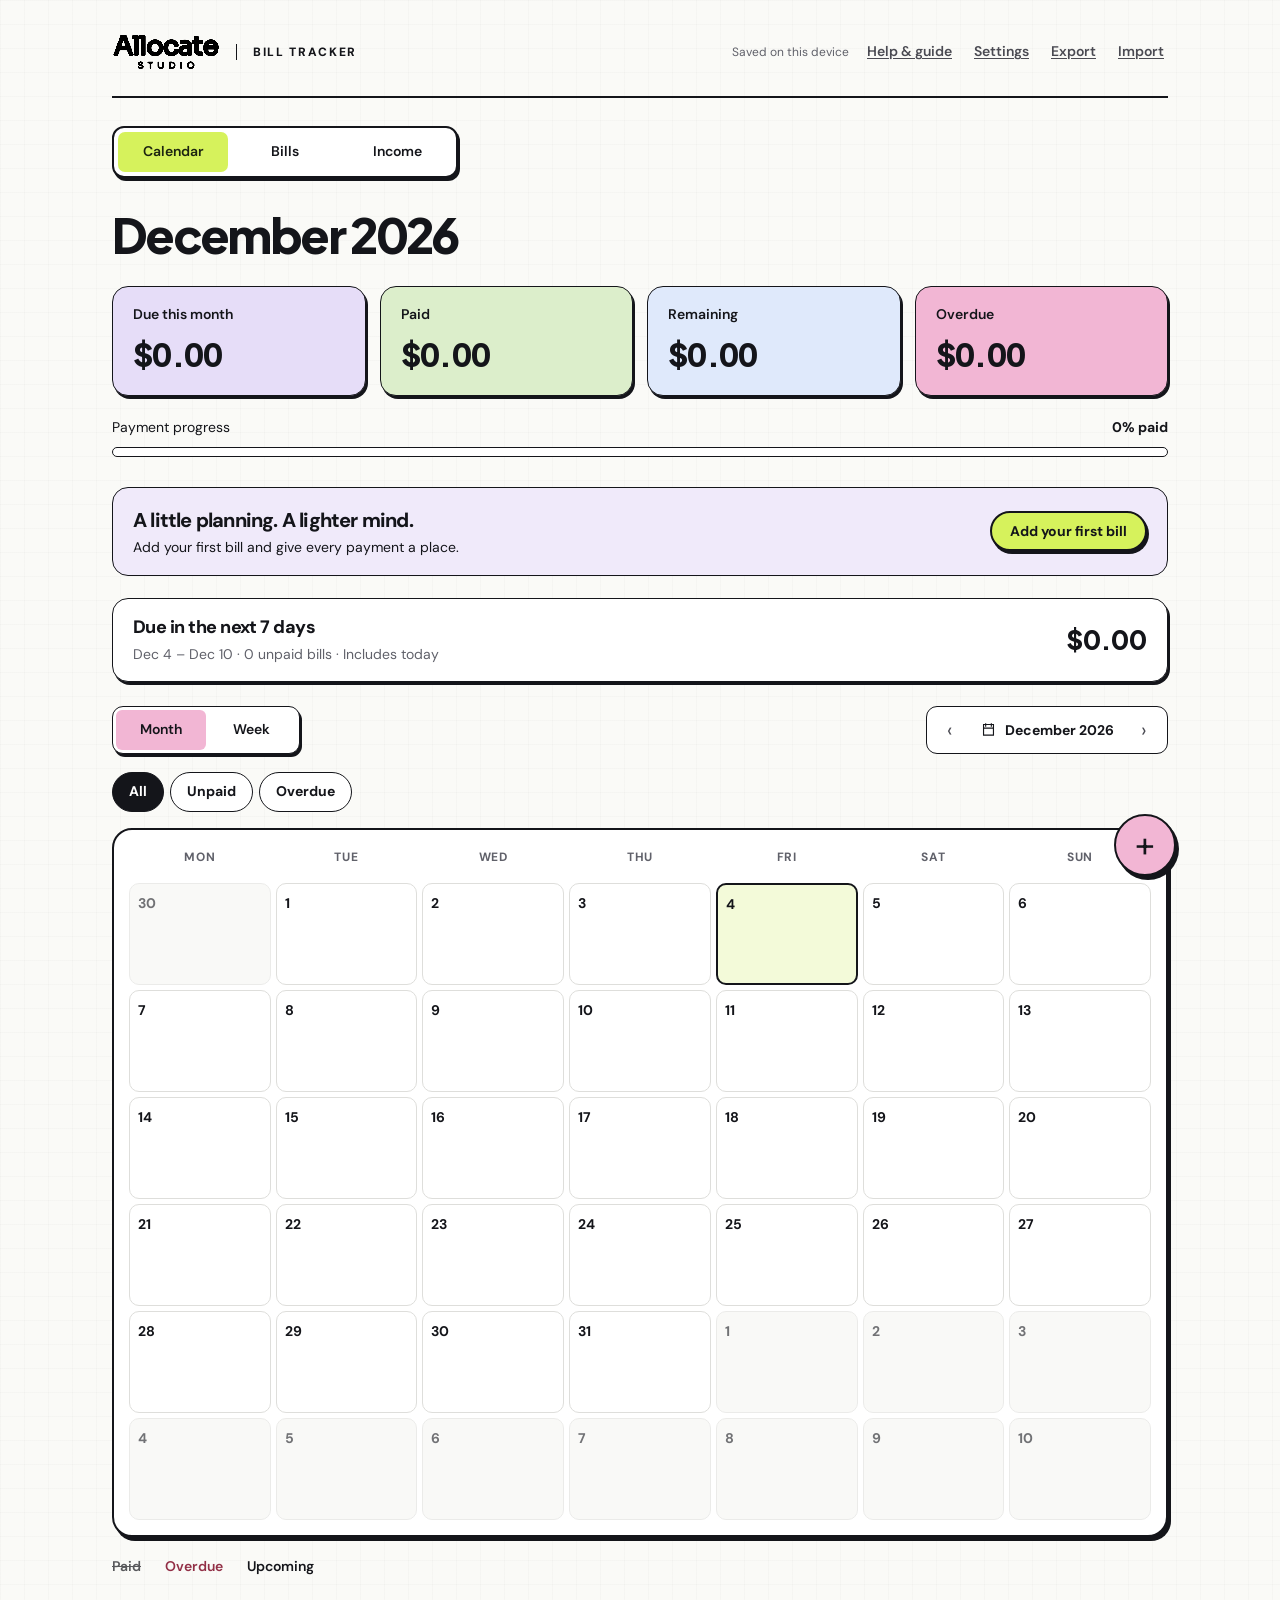
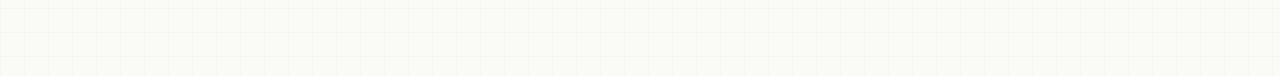
<file: index.html>
<!doctype html>
<html lang="en"><head><meta charset="UTF-8"><meta name="viewport" content="width=device-width,initial-scale=1,viewport-fit=cover"><meta name="description" content="Allocate Studio Bill Tracker. See every bill on a calendar, track what's paid, and never miss a due date."><title>Bill Tracker · Allocate Studio</title><link rel="stylesheet" href="styles.css"><link rel="icon" href="data:image/svg+xml,%3Csvg xmlns='http://www.w3.org/2000/svg' viewBox='0 0 40 40'%3E%3Crect width='40' height='40' rx='9' fill='%2314151A'/%3E%3Ctext x='11' y='29' font-size='22' font-family='Arial' fill='%23D6F25C'%3E%2A%3C/text%3E%3C/svg%3E"><meta name="theme-color" content="#14151A"><link rel="apple-touch-icon" href="assets/icon-180.png"><meta name="apple-mobile-web-app-title" content="Bill Tracker"><meta name="mobile-web-app-capable" content="yes"><link rel="manifest" href="manifest.webmanifest"></head>
<body>
<div id="app">
  <header class="topbar">
    <div class="wordmark"><span class="studio-brand" role="img" aria-label="Allocate Studio">
      <svg class="studio-brand-name" viewBox="320 692 560 193" aria-hidden="true" focusable="false"><defs><filter id="brand-paper-remove" color-interpolation-filters="sRGB"><feColorMatrix type="matrix" values="0 0 0 0 0  0 0 0 0 0  0 0 0 0 0  -3 -3 -3 0 7.5"/></filter></defs><image href="assets/allocate-studio-logo.png" width="1200" height="1200" filter="url(#brand-paper-remove)"/></svg>
    </span><small>BILL TRACKER</small></div>
    <div class="topbar-actions">
      <span id="save-state" class="save-state" role="status" aria-live="polite"></span>
      <button class="textbtn" id="btn-help" type="button" aria-pressed="false">Help &amp; guide</button>
      <button class="textbtn" id="btn-settings" type="button">Settings</button>
      <button class="textbtn" id="btn-export" type="button">Export</button>
      <button class="textbtn" id="btn-import" type="button">Import</button>
    </div>
  </header>

  <nav class="screen-switch" id="screen-switch" aria-label="Screens">
    <button class="switch-pill" data-screen="calendar" type="button"><svg class="tab-icon" viewBox="0 0 24 24" aria-hidden="true" focusable="false"><path d="M8 2v3"/><path d="M16 2v3"/><rect x="3" y="3" width="18" height="18" rx="2"/><path d="M3 9h18"/><path d="M8 13h.01"/><path d="M12 13h.01"/><path d="M16 13h.01"/><path d="M8 17h.01"/><path d="M12 17h.01"/><path d="M16 17h.01"/></svg><span class="tab-label">Calendar</span></button>
    <button class="switch-pill" data-screen="bills" type="button"><svg class="tab-icon" viewBox="0 0 24 24" aria-hidden="true" focusable="false"><path d="M13 16H8"/><path d="M14 8H8"/><path d="M16 12H8"/><path d="M4 3a1 1 0 0 1 1-1 1.3 1.3 0 0 1 .7.2l.933.6a1.3 1.3 0 0 0 1.4 0l.934-.6a1.3 1.3 0 0 1 1.4 0l.933.6a1.3 1.3 0 0 0 1.4 0l.933-.6a1.3 1.3 0 0 1 1.4 0l.934.6a1.3 1.3 0 0 0 1.4 0l.933-.6A1.3 1.3 0 0 1 19 2a1 1 0 0 1 1 1v18a1 1 0 0 1-1 1 1.3 1.3 0 0 1-.7-.2l-.933-.6a1.3 1.3 0 0 0-1.4 0l-.934.6a1.3 1.3 0 0 1-1.4 0l-.933-.6a1.3 1.3 0 0 0-1.4 0l-.933.6a1.3 1.3 0 0 1-1.4 0l-.934-.6a1.3 1.3 0 0 0-1.4 0l-.933.6a1.3 1.3 0 0 1-.7.2 1 1 0 0 1-1-1z"/></svg><span class="tab-label">Bills</span></button>
    <button class="switch-pill" data-screen="income" type="button"><svg class="tab-icon" viewBox="0 0 24 24" aria-hidden="true" focusable="false"><path d="M16 7h6v6"/><path d="m22 7-8.5 8.5-5-5L2 17"/></svg><span class="tab-label">Income</span></button>
    <button class="switch-pill" id="tab-settings-btn" type="button"><svg class="tab-icon" viewBox="0 0 24 24" aria-hidden="true" focusable="false"><path d="M9.671 4.136a2.34 2.34 0 0 1 4.659 0 2.34 2.34 0 0 0 3.319 1.915 2.34 2.34 0 0 1 2.33 4.033 2.34 2.34 0 0 0 0 3.831 2.34 2.34 0 0 1-2.33 4.033 2.34 2.34 0 0 0-3.319 1.915 2.34 2.34 0 0 1-4.659 0 2.34 2.34 0 0 0-3.32-1.915 2.34 2.34 0 0 1-2.33-4.033 2.34 2.34 0 0 0 0-3.831A2.34 2.34 0 0 1 6.35 6.051a2.34 2.34 0 0 0 3.319-1.915"/><circle cx="12" cy="12" r="3"/></svg><span class="tab-label">Settings</span></button>
  </nav>

  <main id="main" tabindex="-1"></main>

  <button id="fab-add" class="fab" type="button" aria-label="Add a bill or income">+</button>
</div>

<dialog id="bill-dialog">
  <form id="bill-form">
    <div class="dialog-head">
      <h2 id="bill-dialog-title">Add a bill</h2>
      <button type="button" class="icon-btn" id="bill-dialog-close" aria-label="Close">&times;</button>
    </div>
    <input type="hidden" id="bill-id">
    <div id="edit-scope-field" hidden><label class="scope-label">Apply changes to<select id="edit-scope"><option value="one">Only this payment</option><option value="following">This and following payments</option></select></label><p id="edit-scope-note" class="settings-note"></p></div>
    <div class="form-grid">
      <label><span id="entry-name-label">Bill name</span><input type="text" id="bill-name" required placeholder="Rent / Mortgage" maxlength="60"></label>
      <label id="category-field">Category<select id="bill-category" required><option>Income</option><option>Bills</option><option>Subscriptions</option><option>Debt</option><option>Other</option></select></label>
      <label>Amount<input type="text" inputmode="decimal" pattern="[0-9]*[.,]?[0-9]*" id="bill-amount" required placeholder="0.00"></label>
      <label>Frequency
        <select id="bill-frequency">
          <option value="Monthly">Monthly</option>
          <option value="Weekly">Weekly</option>
          <option value="Every 2 Weeks">Every 2 Weeks</option>
          <option value="Every 4 Weeks">Every 4 Weeks</option>
          <option value="Every 2 Months">Every 2 Months</option>
          <option value="Every 3 Months">Every 3 Months</option>
          <option value="Every 6 Months">Every 6 Months</option>
          <option value="Yearly">Yearly</option>
          <option value="One-Time">One-Time</option>
        </select>
      </label>
      <label><span id="entry-first-label">First due date</span><input type="date" id="bill-first-date" required></label>
    <label><span id="entry-last-label">Last due date</span><input type="date" id="bill-last-date" aria-describedby="last-date-hint"><span class="field-hint muted" id="last-date-hint">Optional</span></label></div>
    <p class="form-error" id="bill-form-error" role="alert"></p>
    <div class="dialog-actions">
      <button type="button" class="btn ghost" id="bill-archive" hidden>Archive bill</button>
      <button type="button" class="btn danger ghost" id="bill-delete" hidden>Delete bill</button>
      <span class="spacer"></span>
      <button type="button" class="btn ghost" id="bill-cancel">Cancel</button>
      <button type="submit" id="entry-save" class="btn primary">Save bill</button>
    </div>
  </form>
</dialog>

<dialog id="day-dialog">
  <div class="dialog-head">
    <h2 id="day-dialog-title">Bills due</h2>
    <button type="button" class="icon-btn" id="day-dialog-close" aria-label="Close">&times;</button>
  </div>
  <div id="day-dialog-body"></div>
  <div class="dialog-actions">
    <span class="spacer"></span>
    <button type="button" class="btn ghost" id="day-dialog-done">Done</button>
  </div>
</dialog>

<dialog id="income-dialog"><div class="dialog-head"><h2 id="income-dialog-title">Payday</h2><button class="icon-btn" type="button" onclick="closeDialog('#income-dialog')" aria-label="Close income">×</button></div><div id="income-dialog-body"></div></dialog>
<dialog id="payment-dialog"><form id="payment-form"><div class="dialog-head"><h2>Adjust this payment</h2><button type="button" class="icon-btn" onclick="closeDialog('#payment-dialog')" aria-label="Close payment">×</button></div><input type="hidden" id="payment-id"><div class="form-grid"><label>Due date<input type="date" id="payment-date" required min="1900-01-01" max="2199-12-31"></label><label>Amount<input type="text" inputmode="decimal" pattern="[0-9]*[.,]?[0-9]*" id="payment-amount" required></label></div><p class="settings-note">Only this payment changes. The recurring bill keeps its original schedule.</p><div class="dialog-actions"><button class="btn primary" type="submit">Save payment</button></div></form></dialog>
<dialog id="settings-dialog"><form id="settings-form"><div class="dialog-head"><h2>Make it yours</h2><button type="button" class="icon-btn" onclick="closeDialog('#settings-dialog')" aria-label="Close settings">×</button></div><section class="settings-group"><h3>Preferences</h3><div class="form-grid"><label>Currency<select id="currency" required><option value="$">USD — US dollar ($)</option><option value="€">EUR — Euro (€)</option><option value="£">GBP — British pound (£)</option><option value="CA$">CAD — Canadian dollar (CA$)</option><option value="A$">AUD — Australian dollar (A$)</option><option value="NZ$">NZD — New Zealand dollar (NZ$)</option><option value="CHF">CHF — Swiss franc</option><option value="¥">JPY — Japanese yen (¥)</option><option value="CN¥">CNY — Chinese yuan (CN¥)</option><option value="₹">INR — Indian rupee (₹)</option><option value="₽">RUB — Russian ruble (₽)</option><option value="₴">UAH — Ukrainian hryvnia (₴)</option><option value="zł">PLN — Polish złoty (zł)</option><option value="R$">BRL — Brazilian real (R$)</option><option value="MX$">MXN — Mexican peso (MX$)</option><option value="S$">SGD — Singapore dollar (S$)</option><option value="HK$">HKD — Hong Kong dollar (HK$)</option><option value="AED">AED — UAE dirham</option><option value="₩">KRW — South Korean won (₩)</option><option value="₺">TRY — Turkish lira (₺)</option><option value="custom">Other — custom symbol</option></select></label><label>Week starts on<select id="week-start"><option>Monday</option><option>Sunday</option></select></label></div><label id="custom-currency-field" class="custom-currency-field" hidden>Custom currency symbol<input id="currency-custom" maxlength="8" disabled placeholder="e.g. kr"></label></section><section class="category-settings settings-group"><h3>Categories</h3><p>Make them yours. Rename categories or add an expense category. Income stays one category.</p><div id="category-settings-list"></div><button type="button" class="btn" id="add-category">+ Add category</button><p class="category-settings-hint">New names and colours apply to all linked entries, including history.</p></section><p id="settings-error" class="form-error" role="alert"></p><section class="settings-group"><h3>Your data</h3><p class="settings-note">Your bills are saved in this browser. Export a backup to keep a separate copy or move to another device.</p><div id="recovery-list"></div><p class="settings-note">Want to see a calendar already filled in? <a href="demo.html">Open the demo</a> — it has its own saved data, separate from your calendar.</p></section><div class="dialog-actions"><button class="btn primary" type="submit">Save settings</button></div></form></dialog>
<dialog id="tab-menu-dialog"><div class="dialog-head"><h2>Menu</h2><button type="button" class="icon-btn" id="tab-menu-close" aria-label="Close menu">×</button></div><div class="tab-menu-list"><button type="button" class="tab-menu-item" id="tab-menu-help">Help &amp; guide</button><button type="button" class="tab-menu-item" id="tab-menu-settings">Settings</button><button type="button" class="tab-menu-item" id="tab-menu-export">Export</button><button type="button" class="tab-menu-item" id="tab-menu-import">Import</button></div></dialog>
<div id="toast" role="status" aria-live="polite"></div>
<input type="file" id="import-file" accept="application/json,.json" hidden>
<script src="engine.js"></script>
<script src="app.js"></script>
<script src="month-picker.js"></script>
<script src="calendar.js"></script>
<script src="guide.js"></script>
<script src="forms.js"></script>
</body></html>
</file>
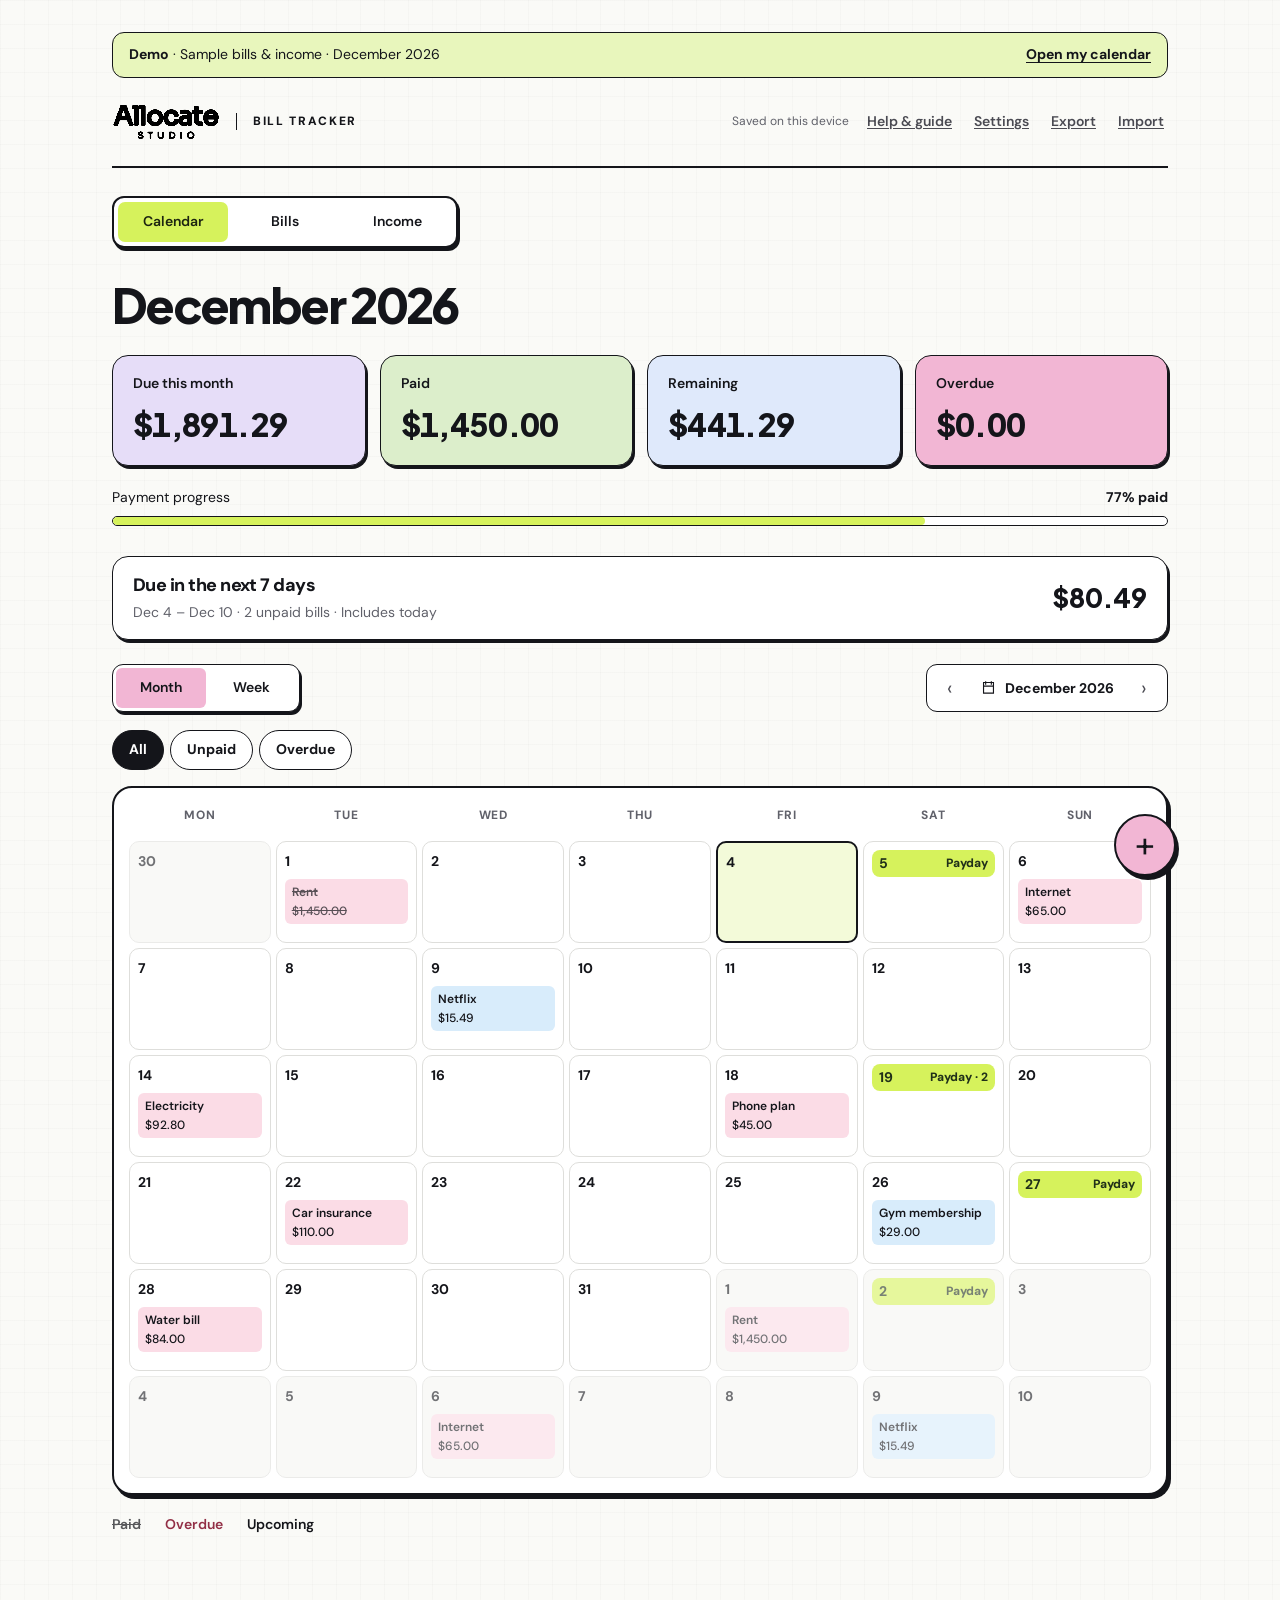
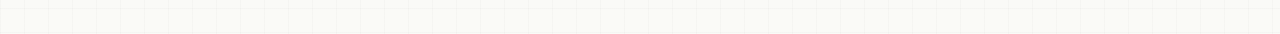
<file: demo.html>
<!doctype html>
<html lang="en"><head><meta charset="UTF-8"><meta name="viewport" content="width=device-width,initial-scale=1,viewport-fit=cover"><meta name="description" content="Allocate Studio Bill Tracker. See every bill on a calendar, track what's paid, and never miss a due date."><title>Demo · Bill Tracker · Allocate Studio</title><link rel="stylesheet" href="styles.css"><link rel="icon" href="data:image/svg+xml,%3Csvg xmlns='http://www.w3.org/2000/svg' viewBox='0 0 40 40'%3E%3Crect width='40' height='40' rx='9' fill='%2314151A'/%3E%3Ctext x='11' y='29' font-size='22' font-family='Arial' fill='%23D6F25C'%3E%2A%3C/text%3E%3C/svg%3E"><meta name="theme-color" content="#14151A"><link rel="apple-touch-icon" href="assets/icon-180.png"></head>
<body>
<div id="app"><aside class="demo-banner"><span><strong>Demo</strong> · Sample bills &amp; income · <span id="demo-month"></span></span><a href="index.html">Open my calendar</a></aside>
  <header class="topbar">
    <div class="wordmark"><span class="studio-brand" role="img" aria-label="Allocate Studio">
      <svg class="studio-brand-name" viewBox="320 692 560 193" aria-hidden="true" focusable="false"><defs><filter id="brand-paper-remove" color-interpolation-filters="sRGB"><feColorMatrix type="matrix" values="0 0 0 0 0  0 0 0 0 0  0 0 0 0 0  -3 -3 -3 0 7.5"/></filter></defs><image href="assets/allocate-studio-logo.png" width="1200" height="1200" filter="url(#brand-paper-remove)"/></svg>
    </span><small>BILL TRACKER</small></div>
    <div class="topbar-actions">
      <span id="save-state" class="save-state" role="status" aria-live="polite"></span>
      <button class="textbtn" id="btn-help" type="button" aria-pressed="false">Help &amp; guide</button>
      <button class="textbtn" id="btn-settings" type="button">Settings</button>
      <button class="textbtn" id="btn-export" type="button">Export</button>
      <button class="textbtn" id="btn-import" type="button">Import</button>
    </div>
  </header>

  <nav class="screen-switch" id="screen-switch" aria-label="Screens">
    <button class="switch-pill" data-screen="calendar" type="button"><svg class="tab-icon" viewBox="0 0 24 24" aria-hidden="true" focusable="false"><path d="M8 2v3"/><path d="M16 2v3"/><rect x="3" y="3" width="18" height="18" rx="2"/><path d="M3 9h18"/><path d="M8 13h.01"/><path d="M12 13h.01"/><path d="M16 13h.01"/><path d="M8 17h.01"/><path d="M12 17h.01"/><path d="M16 17h.01"/></svg><span class="tab-label">Calendar</span></button>
    <button class="switch-pill" data-screen="bills" type="button"><svg class="tab-icon" viewBox="0 0 24 24" aria-hidden="true" focusable="false"><path d="M13 16H8"/><path d="M14 8H8"/><path d="M16 12H8"/><path d="M4 3a1 1 0 0 1 1-1 1.3 1.3 0 0 1 .7.2l.933.6a1.3 1.3 0 0 0 1.4 0l.934-.6a1.3 1.3 0 0 1 1.4 0l.933.6a1.3 1.3 0 0 0 1.4 0l.933-.6a1.3 1.3 0 0 1 1.4 0l.934.6a1.3 1.3 0 0 0 1.4 0l.933-.6A1.3 1.3 0 0 1 19 2a1 1 0 0 1 1 1v18a1 1 0 0 1-1 1 1.3 1.3 0 0 1-.7-.2l-.933-.6a1.3 1.3 0 0 0-1.4 0l-.934.6a1.3 1.3 0 0 1-1.4 0l-.933-.6a1.3 1.3 0 0 0-1.4 0l-.933.6a1.3 1.3 0 0 1-1.4 0l-.934-.6a1.3 1.3 0 0 0-1.4 0l-.933.6a1.3 1.3 0 0 1-.7.2 1 1 0 0 1-1-1z"/></svg><span class="tab-label">Bills</span></button>
    <button class="switch-pill" data-screen="income" type="button"><svg class="tab-icon" viewBox="0 0 24 24" aria-hidden="true" focusable="false"><path d="M16 7h6v6"/><path d="m22 7-8.5 8.5-5-5L2 17"/></svg><span class="tab-label">Income</span></button>
    <button class="switch-pill" id="tab-settings-btn" type="button"><svg class="tab-icon" viewBox="0 0 24 24" aria-hidden="true" focusable="false"><path d="M9.671 4.136a2.34 2.34 0 0 1 4.659 0 2.34 2.34 0 0 0 3.319 1.915 2.34 2.34 0 0 1 2.33 4.033 2.34 2.34 0 0 0 0 3.831 2.34 2.34 0 0 1-2.33 4.033 2.34 2.34 0 0 0-3.319 1.915 2.34 2.34 0 0 1-4.659 0 2.34 2.34 0 0 0-3.32-1.915 2.34 2.34 0 0 1-2.33-4.033 2.34 2.34 0 0 0 0-3.831A2.34 2.34 0 0 1 6.35 6.051a2.34 2.34 0 0 0 3.319-1.915"/><circle cx="12" cy="12" r="3"/></svg><span class="tab-label">Settings</span></button>
  </nav>

  <main id="main" tabindex="-1"></main>

  <button id="fab-add" class="fab" type="button" aria-label="Add a bill or income">+</button>
</div>

<dialog id="bill-dialog">
  <form id="bill-form">
    <div class="dialog-head">
      <h2 id="bill-dialog-title">Add a bill</h2>
      <button type="button" class="icon-btn" id="bill-dialog-close" aria-label="Close">&times;</button>
    </div>
    <input type="hidden" id="bill-id">
    <div id="edit-scope-field" hidden><label class="scope-label">Apply changes to<select id="edit-scope"><option value="one">Only this payment</option><option value="following">This and following payments</option></select></label><p id="edit-scope-note" class="settings-note"></p></div>
    <div class="form-grid">
      <label><span id="entry-name-label">Bill name</span><input type="text" id="bill-name" required placeholder="Rent / Mortgage" maxlength="60"></label>
      <label id="category-field">Category<select id="bill-category" required><option>Income</option><option>Bills</option><option>Subscriptions</option><option>Debt</option><option>Other</option></select></label>
      <label>Amount<input type="text" inputmode="decimal" pattern="[0-9]*[.,]?[0-9]*" id="bill-amount" required placeholder="0.00"></label>
      <label>Frequency
        <select id="bill-frequency">
          <option value="Monthly">Monthly</option>
          <option value="Weekly">Weekly</option>
          <option value="Every 2 Weeks">Every 2 Weeks</option>
          <option value="Every 4 Weeks">Every 4 Weeks</option>
          <option value="Every 2 Months">Every 2 Months</option>
          <option value="Every 3 Months">Every 3 Months</option>
          <option value="Every 6 Months">Every 6 Months</option>
          <option value="Yearly">Yearly</option>
          <option value="One-Time">One-Time</option>
        </select>
      </label>
      <label><span id="entry-first-label">First due date</span><input type="date" id="bill-first-date" required></label>
    <label><span id="entry-last-label">Last due date</span><input type="date" id="bill-last-date" aria-describedby="last-date-hint"><span class="field-hint muted" id="last-date-hint">Optional</span></label></div>
    <p class="form-error" id="bill-form-error" role="alert"></p>
    <div class="dialog-actions">
      <button type="button" class="btn ghost" id="bill-archive" hidden>Archive bill</button>
      <button type="button" class="btn danger ghost" id="bill-delete" hidden>Delete bill</button>
      <span class="spacer"></span>
      <button type="button" class="btn ghost" id="bill-cancel">Cancel</button>
      <button type="submit" id="entry-save" class="btn primary">Save bill</button>
    </div>
  </form>
</dialog>

<dialog id="day-dialog">
  <div class="dialog-head">
    <h2 id="day-dialog-title">Bills due</h2>
    <button type="button" class="icon-btn" id="day-dialog-close" aria-label="Close">&times;</button>
  </div>
  <div id="day-dialog-body"></div>
  <div class="dialog-actions">
    <span class="spacer"></span>
    <button type="button" class="btn ghost" id="day-dialog-done">Done</button>
  </div>
</dialog>

<dialog id="income-dialog"><div class="dialog-head"><h2 id="income-dialog-title">Payday</h2><button class="icon-btn" type="button" onclick="closeDialog('#income-dialog')" aria-label="Close income">×</button></div><div id="income-dialog-body"></div></dialog>
<dialog id="payment-dialog"><form id="payment-form"><div class="dialog-head"><h2>Adjust this payment</h2><button type="button" class="icon-btn" onclick="closeDialog('#payment-dialog')" aria-label="Close payment">×</button></div><input type="hidden" id="payment-id"><div class="form-grid"><label>Due date<input type="date" id="payment-date" required min="1900-01-01" max="2199-12-31"></label><label>Amount<input type="text" inputmode="decimal" pattern="[0-9]*[.,]?[0-9]*" id="payment-amount" required></label></div><p class="settings-note">Only this payment changes. The recurring bill keeps its original schedule.</p><div class="dialog-actions"><button class="btn primary" type="submit">Save payment</button></div></form></dialog>
<dialog id="settings-dialog"><form id="settings-form"><div class="dialog-head"><h2>Make it yours</h2><button type="button" class="icon-btn" onclick="closeDialog('#settings-dialog')" aria-label="Close settings">×</button></div><section class="settings-group"><h3>Preferences</h3><div class="form-grid"><label>Currency<select id="currency" required><option value="$">USD — US dollar ($)</option><option value="€">EUR — Euro (€)</option><option value="£">GBP — British pound (£)</option><option value="CA$">CAD — Canadian dollar (CA$)</option><option value="A$">AUD — Australian dollar (A$)</option><option value="NZ$">NZD — New Zealand dollar (NZ$)</option><option value="CHF">CHF — Swiss franc</option><option value="¥">JPY — Japanese yen (¥)</option><option value="CN¥">CNY — Chinese yuan (CN¥)</option><option value="₹">INR — Indian rupee (₹)</option><option value="₽">RUB — Russian ruble (₽)</option><option value="₴">UAH — Ukrainian hryvnia (₴)</option><option value="zł">PLN — Polish złoty (zł)</option><option value="R$">BRL — Brazilian real (R$)</option><option value="MX$">MXN — Mexican peso (MX$)</option><option value="S$">SGD — Singapore dollar (S$)</option><option value="HK$">HKD — Hong Kong dollar (HK$)</option><option value="AED">AED — UAE dirham</option><option value="₩">KRW — South Korean won (₩)</option><option value="₺">TRY — Turkish lira (₺)</option><option value="custom">Other — custom symbol</option></select></label><label>Week starts on<select id="week-start"><option>Monday</option><option>Sunday</option></select></label></div><label id="custom-currency-field" class="custom-currency-field" hidden>Custom currency symbol<input id="currency-custom" maxlength="8" disabled placeholder="e.g. kr"></label></section><section class="category-settings settings-group"><h3>Categories</h3><p>Make them yours. Rename categories or add an expense category. Income stays one category.</p><div id="category-settings-list"></div><button type="button" class="btn" id="add-category">+ Add category</button><p class="category-settings-hint">New names and colours apply to all linked entries, including history.</p></section><p id="settings-error" class="form-error" role="alert"></p><section class="settings-group"><h3>Your data</h3><p class="settings-note">Your bills are saved in this browser. Export a backup to keep a separate copy or move to another device.</p><div id="recovery-list"></div></section><div class="dialog-actions"><button class="btn primary" type="submit">Save settings</button></div></form></dialog>
<dialog id="tab-menu-dialog"><div class="dialog-head"><h2>Menu</h2><button type="button" class="icon-btn" id="tab-menu-close" aria-label="Close menu">×</button></div><div class="tab-menu-list"><button type="button" class="tab-menu-item" id="tab-menu-help">Help &amp; guide</button><button type="button" class="tab-menu-item" id="tab-menu-settings">Settings</button><button type="button" class="tab-menu-item" id="tab-menu-export">Export</button><button type="button" class="tab-menu-item" id="tab-menu-import">Import</button></div></dialog>
<div id="toast" role="status" aria-live="polite"></div>
<input type="file" id="import-file" accept="application/json,.json" hidden>
<script src="engine.js"></script>
<script src="demo.js"></script>
<script src="app.js"></script>
<script src="month-picker.js"></script>
<script src="calendar.js"></script>
<script src="guide.js"></script>
<script src="forms.js"></script>
<script>document.getElementById("demo-month").textContent=new Date().toLocaleDateString("en-US",{month:"long",year:"numeric"});</script>
</body></html>
</file>
<file: styles.css>
/* Bundled fonts: offline, SIL OFL licenses in assets/fonts. */
@font-face{font-family:'Plus Jakarta Sans';src:url('assets/fonts/PlusJakartaSans-700.woff2') format('woff2');font-style:normal;font-weight:700;font-display:swap}
@font-face{font-family:'Plus Jakarta Sans';src:url('assets/fonts/PlusJakartaSans-800.woff2') format('woff2');font-style:normal;font-weight:800;font-display:swap}
@font-face{font-family:'DM Sans';src:url('assets/fonts/DM-Sans.ttf') format('truetype');font-style:normal;font-weight:100 1000;font-display:swap}

:root{
  --ink:#14151A;--ink-soft:#4A4A52;--muted:#8E8B7E;
  --bg:#FBF9F4;--card:#FFFFFF;--line:#ECE7DA;
  --accent:#D6F25C;--accent-ink:#1C2410;
  --mint:#D8F3DE;--mint-ink:#2F7D4C;
  --sky:#D8ECFB;--sky-ink:#2A6CA8;
  --blush:#FBDCE6;--blush-ink:#B23A66;
  --butter:#FCEFC0;--butter-ink:#8A6D12;
  --shadow:0 2px 6px rgba(20,21,26,.05),0 14px 28px rgba(20,21,26,.06);
  --radius-lg:22px;--radius-md:16px;--radius-sm:10px;
  font-size:16px;color-scheme:light;
}
*{box-sizing:border-box}
body{margin:0;background:var(--bg);color:var(--ink);font-family:'DM Sans',Arial,sans-serif;line-height:1.4}
button,input,select,textarea{font:inherit}
button{cursor:pointer}
a{color:inherit}
h1,h2,p{margin:0}
.muted{color:var(--muted)}

#app{max-width:860px;margin:0 auto;padding:22px 20px 110px}

.topbar{display:flex;align-items:center;justify-content:space-between;gap:16px;margin-bottom:18px;flex-wrap:wrap}
.wordmark{font-family:'Plus Jakarta Sans',sans-serif;font-weight:800;font-size:1.3rem;letter-spacing:-.02em;white-space:nowrap}
.topbar-actions{white-space:nowrap}
.wordmark .star{color:var(--accent-ink);background:var(--accent);border-radius:50%;display:inline-grid;place-items:center;width:1.4em;height:1.4em;font-size:1em;margin-right:4px;vertical-align:-.3em}
.topbar-actions{display:flex;align-items:center;gap:14px;font-size:.82rem}
.save-state{color:var(--muted)}
.save-state[data-status="paused"]{color:var(--blush-ink)}
.textbtn{background:none;border:0;color:var(--ink-soft);font-size:.82rem;font-weight:600;padding:4px 2px;text-decoration:underline;text-underline-offset:2px}
@media(hover:hover){.textbtn:hover{color:var(--ink)}}

.screen-switch{display:inline-flex;background:var(--ink);border-radius:999px;padding:4px;gap:2px;margin-bottom:22px}
.switch-pill{border:0;background:transparent;color:#fff;opacity:.6;padding:9px 20px;border-radius:999px;font-weight:600;font-size:.88rem}
.switch-pill.active{background:var(--accent);color:var(--accent-ink);opacity:1}
.tab-icon{display:none}
#tab-settings-btn{display:none}

.stats-head{margin-bottom:14px}
.stats-head h1{font-family:'Plus Jakarta Sans',sans-serif;font-weight:800;font-size:2rem;letter-spacing:-.02em}
.stats-head p{margin-top:4px}

.stats-strip{display:grid;grid-template-columns:repeat(4,1fr);gap:10px;margin-bottom:10px}
.stat-tile{border-radius:var(--radius-md);padding:14px 14px 12px;min-width:0}
.stat-label{display:block;font-size:.68rem;text-transform:uppercase;letter-spacing:.07em;font-weight:600;opacity:.75;margin-bottom:8px}
.stat-value{display:block;font-family:'Plus Jakarta Sans',sans-serif;font-weight:800;font-size:1.3rem;letter-spacing:-.02em;font-variant-numeric:tabular-nums;white-space:nowrap;overflow:hidden;text-overflow:ellipsis}
.stat-tile.tone-ink{background:var(--ink);color:#fff}
.stat-tile.tone-ink .stat-label{color:#cfcdc6}
.stat-tile.tone-mint{background:var(--mint);color:var(--mint-ink)}
.stat-tile.tone-sky{background:var(--sky);color:var(--sky-ink)}
.stat-tile.tone-blush{background:var(--blush);color:var(--blush-ink)}

.progress{height:8px;background:var(--line);border-radius:999px;overflow:hidden;margin-bottom:26px}
.progress span{display:block;height:100%;background:var(--accent);border-radius:999px;transition:width .2s ease}

.cal-toolbar{display:flex;align-items:center;justify-content:space-between;gap:12px;margin-bottom:14px}
.mode-switch{display:inline-flex;background:var(--card);border:1px solid var(--line);border-radius:999px;padding:3px}
.mode-pill{border:0;background:transparent;color:var(--muted);padding:7px 16px;border-radius:999px;font-weight:600;font-size:.82rem}
.mode-pill.active{background:var(--ink);color:#fff}
.nav-arrows{display:flex;gap:8px}
.icon-btn{border:1px solid var(--line);background:var(--card);width:34px;height:34px;border-radius:50%;display:inline-grid;place-items:center;color:var(--ink-soft);font-size:1rem}
@media(hover:hover){.icon-btn:hover{background:#f3f1e9}}

.cal-grid{display:grid;grid-template-columns:repeat(7,minmax(0,1fr));gap:6px}
.cal-weekday{text-align:center;font-size:.72rem;letter-spacing:.06em;color:var(--muted);font-weight:700;padding:4px 0 8px;text-transform:uppercase}
.cal-day{background:var(--card);border:1px solid var(--line);border-radius:var(--radius-sm);min-height:92px;padding:7px;cursor:pointer;min-width:0;transition:box-shadow .15s ease}
@media(hover:hover){.cal-day:hover{box-shadow:var(--shadow)}}
.cal-day.outside{background:#f6f4ee;opacity:.55}
.cal-day.is-today{border-color:var(--ink);box-shadow:inset 0 0 0 2px var(--accent)}
.day-num{font-weight:700;font-size:.82rem}
.day-pills{display:flex;flex-direction:column;gap:3px;margin-top:5px}
.day-pill{border:0;width:100%;text-align:left;padding:3px 7px;border-radius:8px;font-size:.66rem;font-weight:600;white-space:nowrap;overflow:hidden;text-overflow:ellipsis}
.day-pill.is-paid{opacity:.5;text-decoration:line-through}
.day-more{font-size:.64rem;color:var(--muted);font-weight:600;padding-left:2px}

.week-list{display:flex;flex-direction:column;gap:10px}
.week-row{background:var(--card);border:1px solid var(--line);border-radius:var(--radius-md);padding:14px 16px;cursor:pointer;display:flex;gap:14px;align-items:center;flex-wrap:wrap}
.week-row.is-today{box-shadow:inset 0 0 0 2px var(--accent)}
.week-row-label{font-weight:700;min-width:150px;font-size:.88rem}
.week-row-pills{display:flex;gap:6px;flex-wrap:wrap;flex:1}
.week-row-empty{color:var(--muted);font-size:.84rem}
.week-row .day-pill{width:auto}

.bills-list{display:flex;flex-direction:column;gap:10px}
.bill-card{background:var(--card);border:1px solid var(--line);border-radius:var(--radius-md);padding:12px 14px;display:flex;align-items:center;gap:12px;box-shadow:var(--shadow)}
.bill-card-main{display:flex;flex-direction:column;flex:1;min-width:0}
.bill-card-name{font-weight:700}
.bill-card-meta{font-size:.78rem;color:var(--muted)}
.bill-card-amount{font-family:'Plus Jakarta Sans',sans-serif;font-weight:800;font-variant-numeric:tabular-nums}

.chip{display:inline-block;padding:4px 10px;border-radius:999px;font-size:.72rem;font-weight:700;white-space:nowrap}

.fab{position:fixed;right:24px;bottom:24px;width:58px;height:58px;border-radius:50%;background:var(--ink);color:#fff;border:0;font-size:1.8rem;line-height:1;box-shadow:0 10px 24px rgba(20,21,26,.3);display:grid;place-items:center}
@media(hover:hover){.fab:hover{background:#000}}
.fab:active{transform:translateY(1px)}

.empty{padding:50px 20px;text-align:center;background:var(--card);border:1px dashed var(--line);border-radius:var(--radius-lg)}
.empty h3{margin-bottom:8px;font-family:'Plus Jakarta Sans',sans-serif}
.empty-note{color:var(--muted);padding:20px 0;text-align:center}

dialog{border:0;border-radius:var(--radius-lg);width:min(520px,calc(100% - 32px));padding:24px;box-shadow:0 24px 70px rgba(20,21,26,.25)}
dialog::backdrop{background:rgba(20,21,26,.45)}
.dialog-head{display:flex;align-items:center;justify-content:space-between;margin-bottom:18px}
.dialog-head h2{font-family:'Plus Jakarta Sans',sans-serif;font-weight:800;font-size:1.4rem;letter-spacing:-.02em}
.form-grid{display:grid;grid-template-columns:1fr 1fr;gap:14px}
.form-grid label{display:flex;flex-direction:column;gap:6px;font-size:.84rem;font-weight:600;color:var(--ink-soft)}
.form-grid .full{grid-column:1/-1}
.field,input:not([type=checkbox]),select,textarea{border:1px solid var(--line);border-radius:10px;background:#fff;padding:10px 11px;font-size:.92rem;color:var(--ink)}
input:focus-visible,select:focus-visible{outline:2px solid var(--accent);outline-offset:1px}
.form-error{color:var(--blush-ink);font-size:.85rem;margin-top:12px;min-height:1em}
.dialog-actions{display:flex;align-items:center;gap:10px;margin-top:20px;padding-top:16px;border-top:1px solid var(--line)}
.spacer{flex:1}
.btn{border:1px solid var(--line);background:#fff;padding:10px 18px;border-radius:999px;font-weight:700;font-size:.88rem}
.btn.primary{background:var(--ink);color:#fff;border-color:var(--ink)}
.btn.ghost{background:transparent;border-color:transparent;color:var(--ink-soft)}
.btn.danger{color:var(--blush-ink)}
.btn.danger.ghost{border-color:transparent}

.day-detail-row{display:flex;align-items:center;gap:10px;padding:10px 4px;border-bottom:1px solid var(--line)}
.day-detail-row:last-child{border-bottom:0}
.day-detail-row input[type=checkbox]{width:18px;height:18px;accent-color:var(--ink)}
.day-detail-name{flex:1;font-weight:600}
.day-detail-name.is-paid{text-decoration:line-through;color:var(--muted)}
.day-detail-amount{font-variant-numeric:tabular-nums;font-weight:700}
.status-tag{font-size:.68rem;font-weight:700;padding:3px 9px;border-radius:999px}
.status-Paid{background:var(--mint);color:var(--mint-ink)}
.status-Overdue{background:var(--blush);color:var(--blush-ink)}
.status-Upcoming{background:var(--sky);color:var(--sky-ink)}

#toast{position:fixed;bottom:96px;left:50%;transform:translateX(-50%);background:var(--ink);color:#fff;padding:11px 20px;border-radius:999px;font-size:.85rem;z-index:80;opacity:0;pointer-events:none;transition:opacity .15s}
#toast.visible{opacity:1}

@media(max-width:620px){
  .stats-strip{grid-template-columns:repeat(2,1fr)}
  .form-grid{grid-template-columns:1fr}
  .cal-day{min-height:76px}
  .day-pill{font-size:.6rem}
  .stats-head h1{font-size:1.6rem}
}
@media(max-width:420px){
  .cal-weekday{font-size:.62rem}
  .cal-day{padding:5px 4px}
  .fab{right:16px;bottom:16px}
}
@media(prefers-reduced-motion:reduce){*{transition:none!important}}

/* Reference-led finish: ink outlines, paper grid and pastel accents. */
:root{--bg:#fafaf7;--muted:#60616a;--line:#dededb;--blush:#f2b6d4;--mint:#dceecb;--sky:#dfe9fb}
body{background-image:linear-gradient(#16161605 1px,transparent 1px),linear-gradient(90deg,#16161605 1px,transparent 1px);background-size:24px 24px}
#app{max-width:1120px;padding:32px 32px 100px}
.topbar{padding-bottom:24px;border-bottom:2px solid var(--ink);margin-bottom:28px}
.wordmark{display:flex;align-items:center;gap:8px;font-size:1.2rem}
.wordmark small{font-family:'DM Sans',sans-serif;font-size:12px;letter-spacing:.14em;border-left:1px solid var(--ink);padding-left:16px;margin-left:12px}
.wordmark .star{background:none;font-size:30px;margin:0;width:auto;height:auto}
.screen-switch{background:#fff;border:2px solid var(--ink);border-radius:12px;box-shadow:2px 3px 0 var(--ink);padding:4px}
.switch-pill{color:var(--ink);opacity:1;border-radius:7px;min-width:110px;font-size:14px}
.switch-pill.active{background:var(--accent)}
.stats-head h1{font-size:clamp(2rem,4vw,3rem);letter-spacing:-.055em;line-height:1.2}
.stats-head{margin:6px 0 22px}.stats-strip{gap:14px}.stat-tile{border:1.5px solid var(--ink);padding:18px 20px;box-shadow:2px 3px 0 var(--ink);border-radius:16px;color:var(--ink)!important}
.stat-tile.tone-ink{background:#e6ddf8}.stat-tile.tone-ink .stat-label{color:var(--ink)}.stat-label{font-size:14px;text-transform:none;letter-spacing:0;opacity:1}.stat-value{font-size:clamp(1.3rem,2.6vw,2rem);white-space:normal;overflow-wrap:anywhere}
.progress-label{display:flex;justify-content:space-between;font-size:14px;margin:22px 0 9px}.progress{height:10px;border:1px solid var(--ink);background:#fff;margin-bottom:30px}.progress span{background:var(--accent)}
.cal-toolbar{margin-bottom:18px}.mode-switch{border:2px solid var(--ink);border-radius:11px;box-shadow:2px 3px 0 var(--ink)}.mode-pill{font-size:14px;border-radius:6px;min-width:90px;color:var(--ink)}.mode-pill.active{background:var(--blush);color:var(--ink)}.icon-btn{min-width:40px;height:40px;border:1.5px solid var(--ink);border-radius:11px;font-size:22px}.nav-arrows #nav-today{width:auto;padding:0 14px;font-size:14px;font-weight:700}
#cal-body{background:#fff;border:2px solid var(--ink);border-radius:20px;padding:15px;box-shadow:3px 4px 0 var(--ink)}
.cal-grid{gap:5px}.cal-weekday{font-size:12px;padding:4px 0 12px}.cal-day{min-height:102px;border-radius:10px;padding:8px;background:#fff}.cal-day.outside{background:#f6f6f3;opacity:.6}.cal-day.is-today{background:#f3fad9;box-shadow:none;border:2px solid var(--ink)}.day-num{font-size:14px}.day-pill{font-size:12px;color:var(--ink)!important;padding:5px 6px;border-radius:5px}.day-pill.is-paid{opacity:.7}.day-more{font-size:12px}.legend{display:flex;gap:18px;font-size:14px;margin:18px 0}.legend span{display:flex;align-items:center;gap:6px}.legend i{width:10px;height:10px;border:1px solid var(--ink);border-radius:50%;background:var(--mint)}.legend .late{background:var(--blush)}
.empty-banner{display:flex;align-items:center;justify-content:space-between;gap:16px;padding:18px 20px;border:1.5px solid var(--ink);border-radius:16px;background:#f0eafa;margin-bottom:22px}.empty-banner h2{font-size:20px;font-weight:800;letter-spacing:-.04em}.empty-banner p{font-size:14px;margin-top:4px}.btn{font-size:14px}.btn.primary{background:var(--accent);color:var(--ink);border:2px solid var(--ink);box-shadow:2px 3px 0 var(--ink)}
.fab{background:var(--blush);color:var(--ink);border:2px solid var(--ink);box-shadow:3px 4px 0 var(--ink);width:62px;height:62px;right:max(24px,calc((100vw - 1120px)/2 + 24px));font-size:36px}@media(hover:hover){.fab:hover{background:#eea5ca}}.bill-card{border:1.5px solid var(--ink);box-shadow:2px 3px 0 var(--ink);padding:20px}.bill-card-name{font-size:18px}.bill-card-meta,.chip,.status-tag{font-size:14px}.bill-card-name{overflow-wrap:anywhere}.bill-card-amount{white-space:nowrap}
.week-row{border-color:var(--ink)}.week-row-label,.week-row-empty{font-size:16px}.week-range{font-size:14px;margin:0 0 12px}.week-row .day-pill{font-size:14px}
dialog{border:2px solid var(--ink);box-shadow:6px 7px 0 var(--ink);max-height:90dvh;overflow:auto}.form-grid label{font-size:14px}.form-grid input,.form-grid select{border-color:#7b7b80;min-width:0;width:100%;font-size:16px}.day-detail-row{flex-wrap:wrap}.day-detail-row .chip{display:none}.day-detail-name{min-width:90px;overflow-wrap:anywhere}.day-detail-row input[type=checkbox]{min-width:24px;height:24px}.settings-note{font-size:14px;margin:22px 0}.recovery-btn{display:block;margin:8px 0}.save-state{font-size:12px}.textbtn{font-size:14px}.save-warning{background:#ffe2ec;border:2px solid var(--ink);padding:12px;border-radius:10px;margin-bottom:16px;font-size:14px}#toast{max-width:calc(100% - 30px);width:max-content;border-radius:12px}.day-pill.late{border-left:0}
button:focus-visible,[tabindex]:focus-visible{outline:3px solid var(--accent);outline-offset:3px}@media(hover:hover){.cal-day:hover{border-color:var(--ink)}}
.cal-day:focus-visible{outline:none;box-shadow:inset 0 0 0 3px var(--accent)}
@media(max-width:650px){#app{padding:20px 14px 100px}.topbar{gap:16px}.wordmark{flex-wrap:wrap}.wordmark small{font-size:10px}.topbar-actions{gap:12px}.stats-strip{gap:12px}.stat-tile{padding:14px}.stat-value{font-size:1.6rem}.empty-banner{align-items:flex-start;flex-direction:column}#cal-body{padding:8px 5px;border-radius:14px}.cal-day{padding:4px 2px;min-height:82px}.cal-grid{gap:3px}.day-pill{font-size:12px;padding:3px 2px}.cal-weekday{font-size:12px;letter-spacing:0}.day-num{font-size:14px;display:block;padding-left:4px}.day-more{font-size:12px}.bill-card{flex-wrap:wrap;padding:14px;gap:10px}.bill-card>.chip{order:4}.bill-card-main{flex:1 1 100%;order:1}.bill-card-amount{order:2}.bill-card>.icon-btn{order:3}.bill-card-meta{font-size:14px}.day-detail-row{gap:8px}.dialog-actions{flex-wrap:wrap}.form-grid{grid-template-columns:1fr}.settings-note{line-height:1.6}.progress-label{font-size:14px}}

/* Income is a distinct marker above each day's bill list. */
.payday-pill{display:block;width:100%;margin:4px 0 6px;padding:4px 3px;border:1px solid #334f26;border-radius:6px;background:#d6f25c;color:#203019;font-size:12px;font-weight:800;line-height:1.35;text-align:center;overflow-wrap:anywhere}
@media(hover:hover){.payday-pill:hover,.payday-detail-link:hover{background:#c7e84b}}.week-row .payday-pill{width:auto;padding:6px 14px;margin:0}.week-row-pills{align-items:center}.legend .payday-dot{background:#d6f25c}.legend{flex-wrap:wrap}
.payday-detail-link{width:100%;padding:14px;background:#d6f25c;border:1.5px solid var(--ink);border-radius:12px;text-align:left;font-size:16px;font-weight:700;margin-bottom:16px}
.income-detail-card{display:flex;align-items:center;flex-wrap:wrap;gap:16px;border:1.5px solid var(--ink);border-radius:14px;padding:18px;background:#d6f25c;margin-bottom:12px}.income-detail-card>div{flex:1;min-width:140px}.income-detail-card h3{margin:0 0 5px;font-size:20px;overflow-wrap:anywhere}.income-detail-card p{font-size:14px}.income-detail-card strong{font-size:20px;overflow-wrap:anywhere}.income-detail-card .textbtn{flex-basis:100%;text-align:left}
@media(max-width:420px){.payday-pill{font-size:12px;padding:3px 0}.cal-day{min-height:92px}}

.demo-banner{display:flex;justify-content:space-between;gap:12px;flex-wrap:wrap;padding:12px 16px;margin-bottom:24px;border:1.5px solid var(--ink);border-radius:12px;background:#e8f6bc;font-size:14px}.demo-banner a{font-weight:700;text-underline-offset:3px}

/* Keep paired controls aligned; helper text follows the control. */
#bill-form .form-grid{align-items:start}
#bill-form .form-grid>label{min-width:0}
#bill-form .form-grid input,#bill-form .form-grid select{height:46px;line-height:1.4}
#bill-form .field-hint{font-size:12px;font-weight:400;line-height:1.4}

/* Payday shares the date heading, above the bill list. */
.day-heading{display:flex;align-items:center;justify-content:space-between;gap:4px;min-height:24px;min-width:0}
.day-heading .day-num{flex-shrink:0}
.day-heading .payday-pill{width:auto;min-width:0;max-width:100%;margin:0;padding:2px 5px;white-space:nowrap;overflow:hidden;text-overflow:ellipsis;line-height:1.4}
.week-day-heading{display:flex;align-items:center;gap:12px;flex-basis:100%;min-width:0}
@media(max-width:650px){.day-heading{gap:2px}.day-heading .payday-pill{padding:2px 1px}}

/* A single filled date-and-payday band, matching the reference. */
.day-heading.has-payday,.week-day-heading.has-payday{background:#d6f25c;border-radius:8px;padding:4px 7px;color:#203019}
.day-heading.has-payday .payday-pill,.week-day-heading.has-payday .payday-pill{background:transparent;border:0;border-radius:0;box-shadow:none;padding:0;margin:0;color:inherit}
@media(hover:hover){.day-heading.has-payday:hover,.week-day-heading.has-payday:hover{background:#c7e84b}}
.week-day-heading.has-payday{justify-content:space-between;padding:8px 12px}
@media(max-width:650px){.day-heading.has-payday{padding:4px 2px}}

/* Payment checkboxes are per occurrence and stay separate from detail buttons. */
.sr-only{position:absolute;width:1px;height:1px;padding:0;margin:-1px;overflow:hidden;clip:rect(0,0,0,0);white-space:nowrap;border:0}
.paid-check{display:inline-flex;align-items:center;justify-content:center;flex:0 0 auto;padding:3px;cursor:pointer;line-height:1}
.paid-check input[type=checkbox]{appearance:none;-webkit-appearance:none;margin:0;width:18px;height:18px;min-width:18px;border:2px solid var(--ink);border-radius:4px;background:#fff;cursor:pointer}
.paid-check input[type=checkbox]:checked{background-color:var(--blush);background-image:url("data:image/svg+xml,%3Csvg xmlns='http://www.w3.org/2000/svg' viewBox='0 0 16 16'%3E%3Cpath d='M3 8.5L6.5 12L13 4' fill='none' stroke='%2314151A' stroke-width='2' stroke-linecap='round' stroke-linejoin='round'/%3E%3C/svg%3E");background-repeat:no-repeat;background-position:center;background-size:65%}
.payment-pill{display:flex;align-items:center;min-width:0;border-radius:6px;background:var(--category-bg,#fff)}
.payment-pill .day-pill{background:transparent;min-width:0;flex:1;padding-left:2px}
.payday-actions{display:flex;align-items:center;justify-content:flex-end;gap:2px;min-width:0}
.day-heading .payday-actions .payday-pill{min-width:0;max-width:100%;background:transparent;border:0;padding:0}
.day-detail-row.payment-paid{padding:10px;border-radius:10px}.income-detail-card.payment-paid h3{text-decoration:none}
.bill-card{flex-wrap:wrap}.occurrence-list{flex-basis:100%;display:grid;gap:6px;margin-top:4px;border-top:1px solid #14151a22;padding-top:10px}
.occurrence-row{display:flex;align-items:center;gap:10px;border-radius:8px;padding:6px;font-size:14px;flex-wrap:wrap}.occurrence-row strong{margin-left:auto}
/* The category-colour fill behind a bill's name/amount only covered the text's own
   width, leaving the rest of the day row blank — stretch it to the full row instead,
   stacking bills on their own row when a day has more than one. */
.week-row-pills{flex-direction:column;align-items:stretch}
.week-row .payment-pill{width:100%}
.week-row .payment-pill .day-pill{width:100%;padding-left:12px;padding-right:10px}
@media(max-width:650px){.payment-pill .paid-check{padding:3px 1px}.payment-pill .paid-check input[type=checkbox],.payday-actions .paid-check input[type=checkbox]{width:14px;height:14px;min-width:14px}.payday-actions{gap:0}.payday-actions .paid-check{padding:2px 1px}.day-heading.has-payday{flex-wrap:wrap}.day-heading .payday-actions{flex:1;min-width:0}.occurrence-row{gap:6px}}

/* Paid controls are shown only inside payment details. */
.payment-pill .day-pill{padding-left:7px}

/* Use the supplied logo artwork; only the chart is rendered black. */
.studio-brand{display:inline-flex;align-items:center;gap:10px;flex:none}

.studio-brand-name{display:block;width:108px;height:38px;overflow:hidden}
.wordmark .studio-brand+small{margin-left:8px}
@media(max-width:420px){.studio-brand{gap:8px}.studio-brand-name{width:100px;height:35px}.wordmark .studio-brand+small{padding-left:10px;margin-left:2px}}

.next-seven{display:flex;align-items:center;justify-content:space-between;gap:16px;border:1.5px solid var(--ink);border-radius:16px;padding:16px 20px;margin:0 0 24px;background:#fff;box-shadow:2px 3px 0 var(--ink)}
.next-seven h2{font-size:18px;font-weight:800;letter-spacing:-.03em}.next-seven p{font-size:14px;color:var(--muted);margin-top:5px}.next-seven>strong{font-family:'Plus Jakarta Sans',sans-serif;font-size:26px;font-weight:800;white-space:nowrap}
.payment-filters{display:flex;gap:6px;flex-wrap:wrap}.filter-pill{border:1px solid var(--ink);border-radius:999px;padding:7px 16px;background:#fff;color:var(--ink);font-size:14px;font-weight:700}.filter-pill.active{background:var(--ink);color:#fff}.filter-note{font-size:13px;color:var(--muted);margin:9px 0 16px}
@media(max-width:650px){.next-seven{padding:14px;flex-wrap:wrap}.next-seven>strong{font-size:24px}.next-seven h2{font-size:16px}}

/* Status is conveyed without calendar legends or icons. */
.payment-overdue .payment-name,.payment-overdue .day-detail-name,.income-detail-card.payment-overdue h3,.day-heading.payday-overdue .payday-pill,.week-day-heading.payday-overdue .payday-pill{color:#922F46}
.day-pill.is-paid{text-decoration:none}.day-pill.is-paid .payment-name,.day-detail-row.payment-paid:not(.income-detail-row) .day-detail-name{text-decoration:line-through}


.payment-status-legend{display:flex;flex-wrap:wrap;gap:24px;margin-top:20px;font-size:14px;font-weight:600;color:var(--ink)}
.payment-status-legend .legend-paid{text-decoration:line-through;opacity:.7}.payment-status-legend .legend-overdue{color:#922F46}

/* Show each occurrence's effective amount beneath its name. */
.payment-pill .payment-name{display:block;overflow:hidden;text-overflow:ellipsis;white-space:nowrap}
.payment-pill .payment-amount{display:block;margin-top:2px;font-size:12px;font-weight:500;line-height:1.35;font-variant-numeric:tabular-nums;white-space:normal;overflow-wrap:anywhere}
.payment-overdue .payment-amount{color:#922F46}.day-pill.is-paid .payment-amount{text-decoration:line-through}
@media(max-width:650px){.payment-pill .day-pill{padding-left:2px;padding-right:2px}}

.cal-toolbar{flex-wrap:wrap;align-items:flex-end}
@media(max-width:650px){
  .mode-switch{display:flex;width:100%}
  .mode-pill{flex:1}
  /* Sized to fit the longest cross-month range ("November 30 – December 6, 2026")
     on one line down to ~360px wide phones, without shrinking the Month heading. */
  .stats-head h1.week-range{font-size:1.25rem}
  .cal-toolbar .nav-arrows{flex-wrap:wrap;justify-content:flex-end;width:100%}
  .cal-toolbar .nav-arrows :is(.mp-picker,.week-nav-picker){width:100%}
  .cal-toolbar .nav-arrows :is(.mp-picker,.week-nav-picker) .mp-trigger{flex:1;justify-content:center}
}

/* Month/year picker — ported from Ultimate Budget's month-picker.js, restyled to this product's
   bold-outline ink/lime look instead of Budget's soft plum one. No "+ Add month" (addMonth unset). */
:is(.mp-picker,.week-nav-picker){display:inline-flex;align-items:center;max-width:100%;min-width:0;border:1.5px solid var(--ink);border-radius:11px;background:var(--card)}
:is(.mp-picker,.week-nav-picker) button,.mp-dialog button{font:inherit;color:inherit;background:transparent;border:0;border-radius:8px;min-height:40px;padding:6px 10px;line-height:1.3}
:is(.mp-picker,.week-nav-picker) .mp-trigger{display:flex;align-items:center;justify-content:center;gap:8px;min-width:0;font-size:14px;font-weight:700}
.mp-trigger span{overflow:hidden;text-overflow:ellipsis;white-space:nowrap}
.mp-trigger svg{width:17px;height:17px;flex-shrink:0;fill:none;stroke:var(--ink);stroke-width:1.6}
:is(.mp-picker,.week-nav-picker) .mp-step{flex-shrink:0;min-width:30px;font-size:20px;color:var(--ink-soft)}
@media(hover:hover){:is(.mp-picker,.week-nav-picker) button:hover:not(:disabled),.mp-dialog button:hover:not(:disabled){background:#f3f1e9}}
:is(.mp-picker,.week-nav-picker) button:focus-visible,.mp-dialog button:focus-visible{outline:2px solid var(--accent);outline-offset:1px}
:is(.mp-picker,.week-nav-picker) button:disabled,.mp-dialog button:disabled{opacity:.4;cursor:default}
.mp-dialog{position:fixed;inset:auto;margin:0;width:296px;max-width:calc(100vw - 16px);max-height:calc(100dvh - 16px);padding:12px;overflow:auto;font-size:14px}
.mp-dialog[open]{animation:mp-appear 120ms ease-out}
.mp-dialog::backdrop{background:transparent}
@keyframes mp-appear{from{opacity:0;transform:scale(.97)}to{opacity:1;transform:scale(1)}}
@media(prefers-reduced-motion:reduce){.mp-dialog[open]{animation:none}}
.mp-header{display:flex;align-items:center;justify-content:space-between;margin-bottom:10px;gap:8px}
.mp-header .mp-year{font-family:'Plus Jakarta Sans',sans-serif;font-weight:800;flex:1}
.mp-header .mp-arrow{font-size:20px;width:36px;padding:0;color:var(--ink-soft)}
.mp-grid{display:grid;gap:6px}
.mp-row{display:grid;grid-template-columns:repeat(4,minmax(0,1fr));gap:6px}
.mp-dialog .mp-cell{min-width:0;padding:8px 2px;border:1px solid var(--line);border-radius:8px;font-size:13px;font-weight:600;text-overflow:ellipsis;overflow:hidden;color:var(--ink-soft)}
.mp-dialog .mp-cell.mp-today{border-color:var(--accent-ink);box-shadow:inset 0 0 0 1px var(--accent-ink)}
.mp-dialog .mp-cell[aria-selected="true"]{background:var(--ink);color:#fff;border-color:var(--ink)}
@media(hover:hover){.mp-dialog .mp-cell[aria-selected="true"]:hover{background:var(--ink);color:#fff;border-color:var(--ink)}}
.mp-footer{display:flex;align-items:center;gap:2px;border-top:1px solid var(--line);margin-top:12px;padding-top:8px}
.mp-footer button{font-size:12px;padding:6px;font-weight:700}
.mp-footer [data-mp-today],.mp-footer [data-wk-thisweek]{background:var(--accent);color:var(--accent-ink);border-radius:999px;padding:6px 12px}
@media(hover:hover){.mp-footer [data-mp-today]:hover:not(:disabled),.mp-footer [data-wk-thisweek]:hover:not(:disabled){background:#c3e64a}}
.mp-footer .mp-close{margin-left:auto;font-size:18px;min-width:30px}
@media(max-width:600px){.mp-dialog{bottom:8px;width:calc(100vw - 16px);padding:16px 12px max(12px,env(safe-area-inset-bottom));border-radius:16px}:is(.mp-picker,.week-nav-picker) button,.mp-dialog button{min-height:44px}:is(.mp-picker,.week-nav-picker) .mp-step,.mp-header .mp-arrow,.mp-footer .mp-close{min-width:44px}.mp-dialog .mp-cell{font-size:14px}}

/* Week mode's own day-grid picker — same .mp-dialog/.mp-header/.mp-footer chrome as the month picker. */
.wk-date-dialog{width:320px}
.wk-grid{display:grid;grid-template-columns:repeat(7,minmax(0,1fr));gap:4px}
.wk-weekday{text-align:center;font-size:11px;font-weight:700;color:var(--muted);padding:2px 0 6px;text-transform:uppercase}
.wk-day{min-width:0;padding:8px 2px;border:1px solid var(--line);border-radius:8px;font-size:13px;font-weight:600;color:var(--ink-soft);background:var(--card)}
.wk-day.outside{opacity:.4}
.wk-day.wk-today{border-color:var(--accent-ink);box-shadow:inset 0 0 0 1px var(--accent-ink)}
.wk-day.wk-selected{border-color:var(--ink);background:var(--card);color:var(--ink)}
@media(max-width:600px){.wk-day{min-height:40px;font-size:14px}}

.payment-filters{margin-bottom:16px}

.scope-label{display:flex;flex-direction:column;gap:6px;font-size:14px;font-weight:700}.scope-label select{width:100%;border:1.5px solid var(--ink);font-size:16px}.form-grid :disabled{background:#f2f2ef;color:#62626a;opacity:1}#edit-scope-field{margin-bottom:18px}#edit-scope-field[hidden]{display:none}#edit-scope-note{margin:9px 0 0}

/* Consistent inset chevrons for every native dropdown. */
select,.form-grid select,.scope-label select{
  -webkit-appearance:none;appearance:none;
  padding-right:42px;
  background-image:url("data:image/svg+xml,%3Csvg xmlns='http://www.w3.org/2000/svg' width='16' height='16' viewBox='0 0 16 16'%3E%3Cpath d='m4 6 4 4 4-4' fill='none' stroke='%2314151A' stroke-width='1.5' stroke-linecap='round' stroke-linejoin='round'/%3E%3C/svg%3E");
  background-repeat:no-repeat;background-position:right 16px center;background-size:16px 16px;
}
@media(forced-colors:active){select,.form-grid select,.scope-label select{appearance:auto;background-image:none}}

/* Allocate Studio's numbered, example-led help, adapted to Bill Calendar. */
.topbar-actions{flex-wrap:wrap}.textbtn[aria-pressed="true"]{font-weight:800;text-decoration-thickness:2px}.fab[hidden]{display:none}
.guide-heading{margin:6px 0 24px}.guide-heading h1{font-family:'Plus Jakarta Sans',sans-serif;font-size:clamp(2rem,4vw,3rem);font-weight:800;letter-spacing:-.055em}.guide-heading p{margin-top:10px;color:var(--ink-soft);font-size:16px;max-width:650px}
.guide-panel{background:#fff;border:2px solid var(--ink);border-radius:20px;padding:24px;box-shadow:3px 4px 0 var(--ink)}.guide-panel>h2{font-family:'Plus Jakarta Sans',sans-serif;font-size:22px;margin:0 0 18px;font-weight:800;letter-spacing:-.035em}
.guide-section{border-top:1px solid var(--line)}.guide-section summary{display:flex;align-items:baseline;gap:12px;position:relative;list-style:none;cursor:pointer;padding:19px 28px 19px 0;font-size:16px;font-weight:700;line-height:1.5}.guide-section summary::-webkit-details-marker{display:none}.guide-section summary::after{content:'+';position:absolute;right:2px;font-size:22px;line-height:1}.guide-section[open] summary::after{content:'−'}.guide-section summary:focus-visible{outline:3px solid var(--blush-ink);outline-offset:2px;border-radius:6px}.guide-number{font-size:13px;min-width:25px;color:var(--muted);font-variant-numeric:tabular-nums}
.guide-copy{max-width:780px;margin:0 0 24px 37px;font-size:16px;line-height:1.7;color:var(--ink-soft)}.guide-copy p{margin:0 0 14px}.guide-copy ul,.guide-copy ol{padding-left:24px;margin:0 0 16px}.guide-copy li{margin:7px 0}.guide-copy b{color:var(--ink)}.guide-copy h3{font-size:15px;font-weight:800;color:var(--ink);border-left:4px solid var(--accent);padding-left:12px;margin:22px 0 9px}.guide-copy p:last-child{margin-bottom:0}
@media(max-width:650px){.guide-panel{padding:18px 15px}.guide-copy{margin-left:0}}

.archive-switch{display:flex;gap:8px;margin-bottom:22px}.dialog-actions{flex-wrap:wrap}

/* Keep names aligned regardless of the category badge width. */
@media(min-width:651px){
  .bill-card{display:grid;grid-template-columns:132px minmax(0,1fr) auto auto auto}
  .bill-card>.chip{justify-self:start}
}

/* Shared control sizes; compact calendar cells keep their own layout. */
:root{--control-size:40px;--control-font:14px}
.btn,.textbtn,.switch-pill,.mode-pill,.filter-pill{
  min-height:var(--control-size);font-size:var(--control-font);line-height:1.4;
}
.btn{padding:8px 18px}
.switch-pill,.mode-pill,.filter-pill{padding:8px 16px}
.textbtn{padding:8px 4px}
.icon-btn{
  width:var(--control-size);min-width:var(--control-size);height:var(--control-size);
  padding:0;flex-shrink:0;line-height:1;
}
.mode-switch{border-width:1.5px}
:is(.mp-picker,.week-nav-picker){padding:3px}
:is(.mp-picker,.week-nav-picker) button,.mp-dialog button{min-height:var(--control-size)}
:is(.mp-picker,.week-nav-picker) .mp-step,.mp-header .mp-arrow,.mp-footer .mp-close{
  width:var(--control-size);min-width:var(--control-size);padding:0;
}
:is(.mp-picker,.week-nav-picker) .mp-trigger{font-size:var(--control-font);padding:6px 10px}
.mp-trigger svg{width:17px;height:17px}
.wk-date-dialog .wk-day{font-size:13px;padding:8px 2px;line-height:1.3}
.nav-arrows{max-width:100%;min-width:0}
.dialog-head{gap:12px}
@media(max-width:650px){
  :root{--control-size:44px}
  /* Bottom tab bar, like a native app: fixed to the screen edge, full width, evenly
     split three ways. #app reserves room at the bottom so content never sits under it. */
  #app{padding-bottom:132px}
  .screen-switch{position:fixed;left:0;right:0;bottom:0;z-index:50;display:flex;justify-content:center;gap:10px;width:100%;max-width:none;margin:0;border-radius:0;border:0;border-top:2px solid var(--ink);box-shadow:0 -4px 14px rgba(20,21,26,.12);padding:10px 14px max(10px,env(safe-area-inset-bottom))}
  .switch-pill{flex:0 0 76px;width:76px;min-width:0;padding:8px 4px;white-space:nowrap;text-align:center;display:flex;flex-direction:column;align-items:center;gap:4px;border-radius:12px;border:2px solid transparent}
  #tab-settings-btn{display:flex}
  .switch-pill.active{border-color:var(--ink)}
  .tab-icon{display:block;width:27px;height:27px;fill:none;stroke:currentColor;stroke-width:2;stroke-linecap:round;stroke-linejoin:round}
  .tab-label{font-size:12px;font-weight:700}
  /* Help/Settings/Export/Import now live in the Settings tab's menu sheet instead. */
  .topbar-actions .textbtn{display:none}
  .fab{bottom:calc(100px + env(safe-area-inset-bottom))}
  .wk-date-dialog .wk-day{font-size:14px}
}

/* Safari centers the native date value and grows the control past its set height; force left
   alignment and pin the internal value box's own box-model so it stops inflating the control. */
/* Safari ignores height on a native date input's own chrome; strip the native appearance so it
   obeys the same box as every other field. The tap-to-open date picker still works without it —
   only the look of the control (not its behavior) comes from -webkit-appearance. */
input[type=date]{
  -webkit-appearance:none;appearance:none;
  box-sizing:border-box;height:46px;min-height:0;max-height:46px;
  padding:10px 11px;line-height:1.4;
}
input[type=date]::-webkit-date-and-time-value{text-align:left;margin:0;padding:0;min-height:0;height:auto;line-height:inherit}
#bill-form .form-grid input[type=date]{height:46px;max-height:46px}

.category-settings{margin-top:24px;padding-top:18px;border-top:1px solid var(--line)}
.category-settings h3{margin:0 0 8px;font-size:18px}
.category-settings p{font-size:14px;color:var(--ink-soft);margin-bottom:14px}
.category-settings-row{display:grid;grid-template-columns:minmax(0,1fr) minmax(0,150px);gap:12px;margin-bottom:12px}
.category-settings-row label{display:flex;flex-direction:column;gap:6px;font-size:14px;font-weight:700;min-width:0}
.category-settings-row input,.category-settings-row select{width:100%;min-width:0;min-height:46px;font-size:16px}
.category-settings .category-settings-hint{font-size:12px;margin:12px 0 0}
.bill-card>.chip{max-width:100%;overflow:hidden;text-overflow:ellipsis}
@media(max-width:420px){.category-settings-row{grid-template-columns:1fr}}

/* Palette choices are visible swatches, with text labels for assistive tools. */
.category-settings-row{grid-template-columns:minmax(0,1fr) 188px}
.category-colour-field{display:flex;flex-direction:column;gap:6px;font-size:14px;font-weight:700}
.category-swatches{display:flex;gap:4px;align-items:center;min-height:46px}
.category-swatch{display:grid;place-items:center;width:44px;height:44px;flex:0 0 44px;padding:0;background:transparent;border:2px solid transparent;border-radius:12px;color:var(--ink)}
.category-swatch span{display:grid;place-items:center;width:28px;height:28px;background:var(--swatch);border:1px solid #14151a33;border-radius:50%;font-size:18px;font-weight:800;line-height:1}
.category-swatch[aria-pressed="true"]{border-color:var(--ink)}
@media(hover:hover){.category-swatch:hover{background:#f3f1e9}}
@media(max-width:420px){.category-settings-row{grid-template-columns:1fr}}

.custom-currency-field{display:flex;flex-direction:column;gap:6px;margin-top:14px;font-size:14px;font-weight:700}.custom-currency-field[hidden]{display:none}.custom-currency-field input{min-height:46px;width:100%;font-size:16px}

/* Outlined settings cards and a two-row, swipeable pastel palette. */
#settings-dialog{width:min(620px,calc(100% - 24px));background:var(--bg)}
#settings-dialog .settings-group{background:var(--card);border:2px solid var(--ink);border-radius:16px;padding:18px;margin:18px 0 0;box-shadow:2px 3px 0 var(--ink);min-width:0}
#settings-dialog .settings-group h3{font-family:'Plus Jakarta Sans',sans-serif;font-size:18px;margin:0 0 14px}
#settings-dialog input:not([type="hidden"]),#settings-dialog select{border:1.5px solid var(--ink);border-radius:10px;min-height:46px;background-color:var(--card)}
#settings-dialog .settings-note{margin:0;font-size:14px;line-height:1.6}
#settings-dialog .category-settings-row{grid-template-columns:minmax(0,1fr);gap:14px;padding:16px 0;margin:0;border-bottom:1px solid var(--line)}
#settings-dialog .category-settings-row:first-child{padding-top:0}
#settings-dialog .category-settings-row:last-child{border-bottom:0}
#settings-dialog .category-colour-field{min-width:0}
#settings-dialog .palette-hint{font-size:12px;font-weight:400;color:var(--muted)}
#settings-dialog .category-swatches{display:grid;grid-template-rows:repeat(2,48px);grid-auto-flow:column;grid-auto-columns:48px;justify-content:start;gap:12px;overflow-x:auto;padding:5px 6px 9px 3px;overscroll-behavior-x:contain;scroll-snap-type:x proximity}
#settings-dialog .category-swatches.income-swatches{grid-template-rows:48px}
#settings-dialog .category-swatch{width:48px;height:48px;min-height:48px;border:2px solid var(--ink);border-radius:9px;background:var(--swatch);scroll-snap-align:start}
#settings-dialog .category-swatch span{width:auto;height:auto;background:none;border:0;border-radius:0;font-size:30px;color:var(--ink)}
#settings-dialog .category-swatch[aria-pressed="true"]{box-shadow:3px 4px 0 var(--ink)}
@media(hover:hover){#settings-dialog .category-swatch:hover{box-shadow:2px 2px 0 var(--ink)}}
#settings-dialog #add-category{border:1.5px solid var(--ink);margin-top:8px}
#settings-dialog .dialog-actions{border-top:0;justify-content:flex-end}
@media(max-width:420px){#settings-dialog{padding:18px 14px}#settings-dialog .settings-group{padding:14px}}

.rename-link{align-self:flex-start;text-align:left}.rename-link[hidden]{display:none}

/* Entry forms: the same outlined paper cards as the rest of the app. */
#bill-dialog,#payment-dialog{
  width:min(620px,calc(100% - 24px));padding:24px;
  background:var(--bg);border:2px solid var(--ink);border-radius:22px;
  box-shadow:6px 7px 0 var(--ink);
}
#bill-dialog .dialog-head,#payment-dialog .dialog-head{margin-bottom:22px;gap:16px}
#bill-dialog .dialog-head h2,#payment-dialog .dialog-head h2{font-size:26px;line-height:1.25}
#bill-dialog .dialog-head .icon-btn,#payment-dialog .dialog-head .icon-btn{background:var(--card);border:2px solid var(--ink);box-shadow:2px 2px 0 var(--ink)}
#bill-form>.form-grid,#payment-form>.form-grid{
  padding:0;gap:18px 16px;background:transparent;
  border:0;border-radius:0;box-shadow:none;
}
#bill-form .form-grid label,#payment-form .form-grid label{color:var(--ink);font-weight:700;min-width:0;gap:8px}
#bill-form .form-grid input,#bill-form .form-grid select,
#payment-form .form-grid input,#edit-scope{
  width:100%;min-width:0;border:1.5px solid var(--ink);border-radius:10px;
  background-color:var(--card);color:var(--ink);font-size:16px;
  height:46px;max-height:46px;line-height:1.4;
}
#bill-form .form-grid input::placeholder,#payment-form .form-grid input::placeholder{color:var(--muted);font-weight:400;opacity:1}
#bill-form .form-grid :disabled{background-color:#f2f2ef;color:var(--muted);border-color:#a5a59f;border-style:dashed;opacity:1}
#bill-form .field-hint{font-size:12px;font-weight:400;color:var(--muted)}
#bill-form #edit-scope-field{padding:16px 18px;margin-bottom:18px;border:2px solid var(--ink);border-radius:16px;background:#eee7f8;box-shadow:2px 3px 0 var(--ink)}
#bill-form #edit-scope-note{margin:10px 0 0;font-size:13px;line-height:1.5;color:var(--ink-soft)}
#bill-form .form-error:empty{display:none}
#bill-form .dialog-actions,#payment-form .dialog-actions{margin-top:22px;padding-top:0;border:0;gap:10px 12px}
#bill-form .dialog-actions .btn,#payment-form .dialog-actions .btn{border:1.5px solid var(--ink);background:var(--card);min-height:44px;padding:9px 16px}
#bill-form .dialog-actions .btn.primary,#payment-form .dialog-actions .btn.primary{background:var(--accent);border:2px solid var(--ink);box-shadow:2px 3px 0 var(--ink)}
#bill-form .dialog-actions .btn.danger{color:var(--blush-ink);border-color:var(--blush-ink)}
@media(hover:hover){#bill-form .dialog-actions .btn:hover:not(.primary),#payment-form .dialog-actions .btn:hover:not(.primary){background:#f3f1e9}}
@media(max-width:650px){
  #bill-dialog,#payment-dialog{padding:20px 16px}
  #bill-form>.form-grid,#payment-form>.form-grid{padding:0;gap:16px}
}
@media(max-width:420px){
  #bill-dialog .dialog-head h2,#payment-dialog .dialog-head h2{font-size:23px}
  #bill-form .dialog-actions .spacer{display:none}
  #bill-form .dialog-actions .btn{flex:1 1 calc(50% - 12px)}
  #bill-form .dialog-actions .btn.primary,#payment-form .dialog-actions .btn.primary{flex:1 1 100%;order:1;min-height:50px}
}

.recovery-details{margin:16px 0;border:0;padding:0}
.recovery-details summary{cursor:pointer;font-size:14px;font-weight:700;min-height:44px;padding:12px 0}
.recovery-details summary:focus-visible{outline:3px solid var(--blush-ink);outline-offset:2px;border-radius:6px}
.recovery-items .recovery-btn{text-align:left;white-space:normal;overflow-wrap:anywhere;width:100%;margin:4px 0}

.schedule-search{display:flex;flex-direction:column;gap:8px;font-size:14px;font-weight:700;margin-bottom:12px}.schedule-search input{width:100%;min-height:46px;border:1.5px solid var(--ink);background:var(--card);border-radius:11px;font-size:16px}.search-count{font-size:14px;color:var(--muted);margin:0 0 14px}.search-count:empty{display:none}

/* Settings tab's menu sheet: Help/Settings/Export/Import consolidated off the top bar on mobile. */
#tab-menu-dialog{width:min(360px,calc(100% - 32px))}
.tab-menu-list{display:flex;flex-direction:column;gap:10px}
.tab-menu-item{text-align:left;border:1.5px solid var(--ink);background:var(--card);border-radius:12px;padding:14px 16px;font-size:16px;font-weight:700;min-height:50px}
@media(hover:hover){.tab-menu-item:hover{background:#f3f1e9}}
</file>
